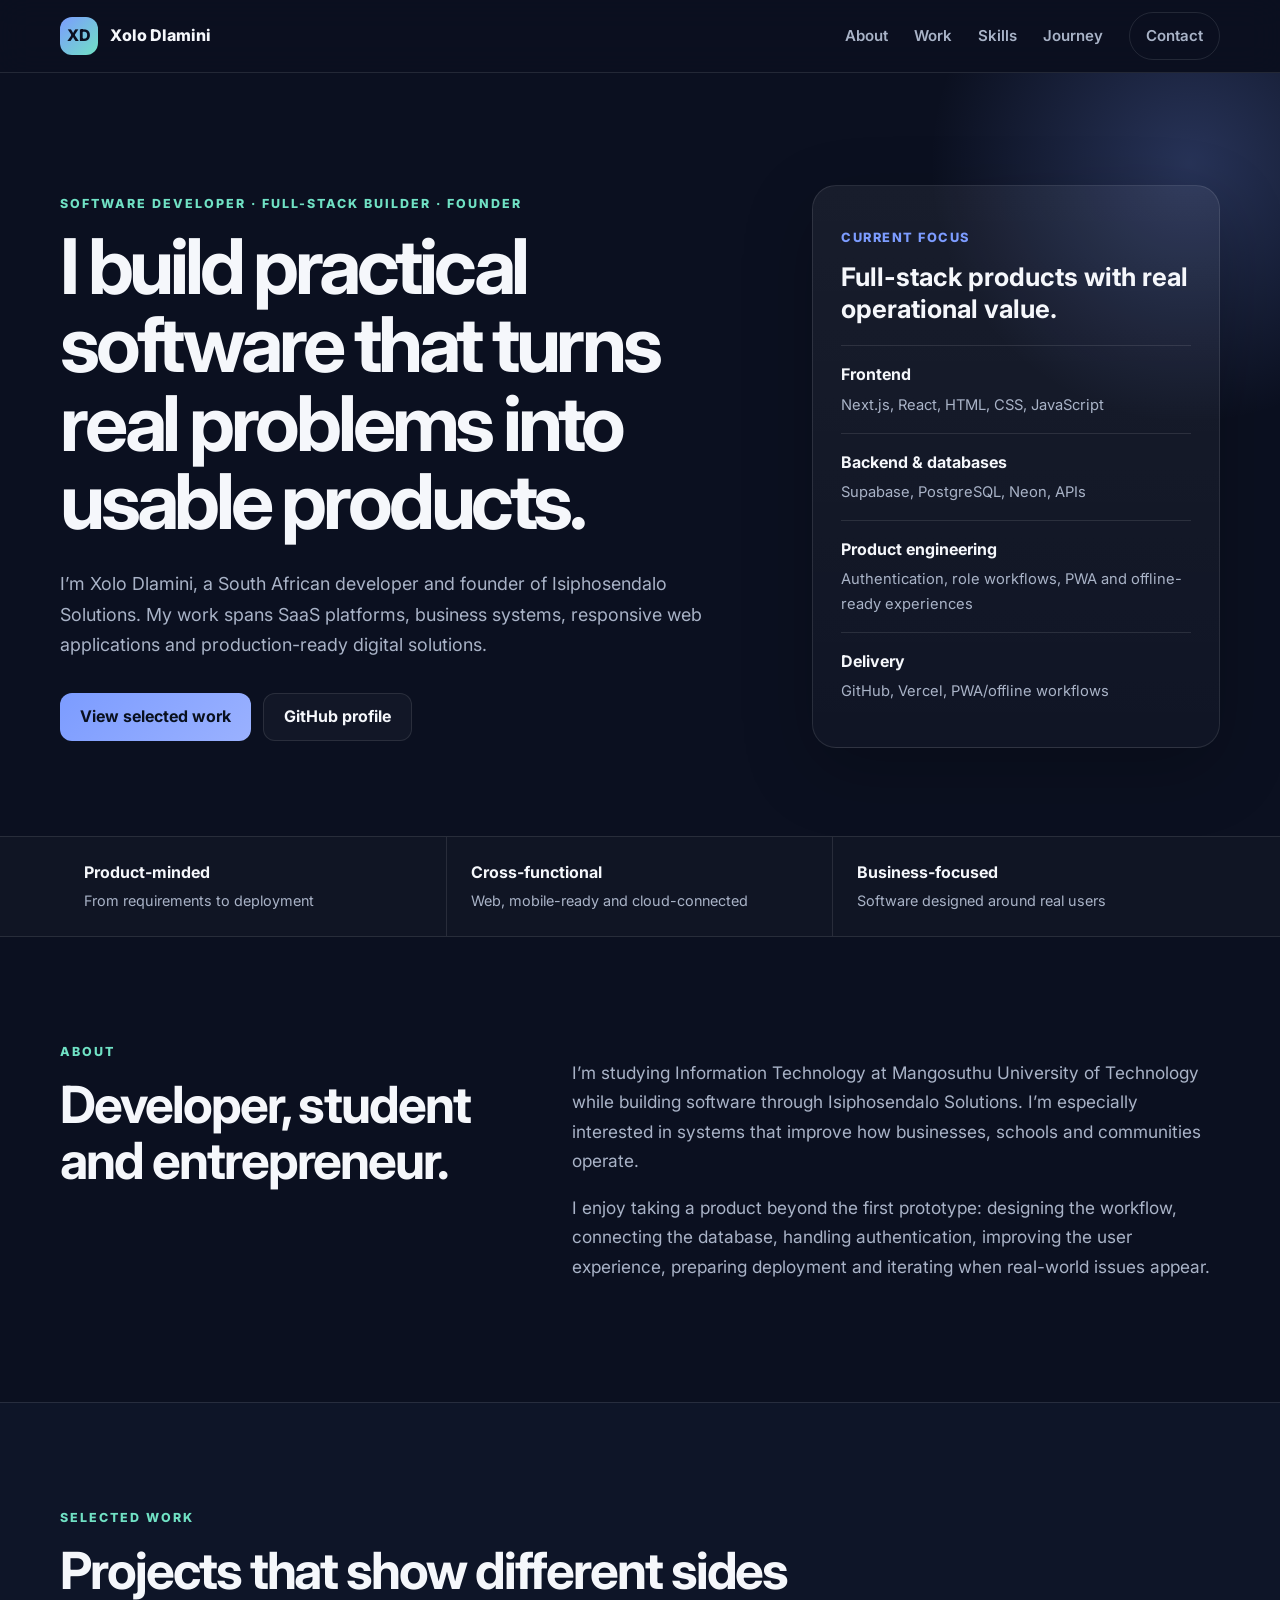
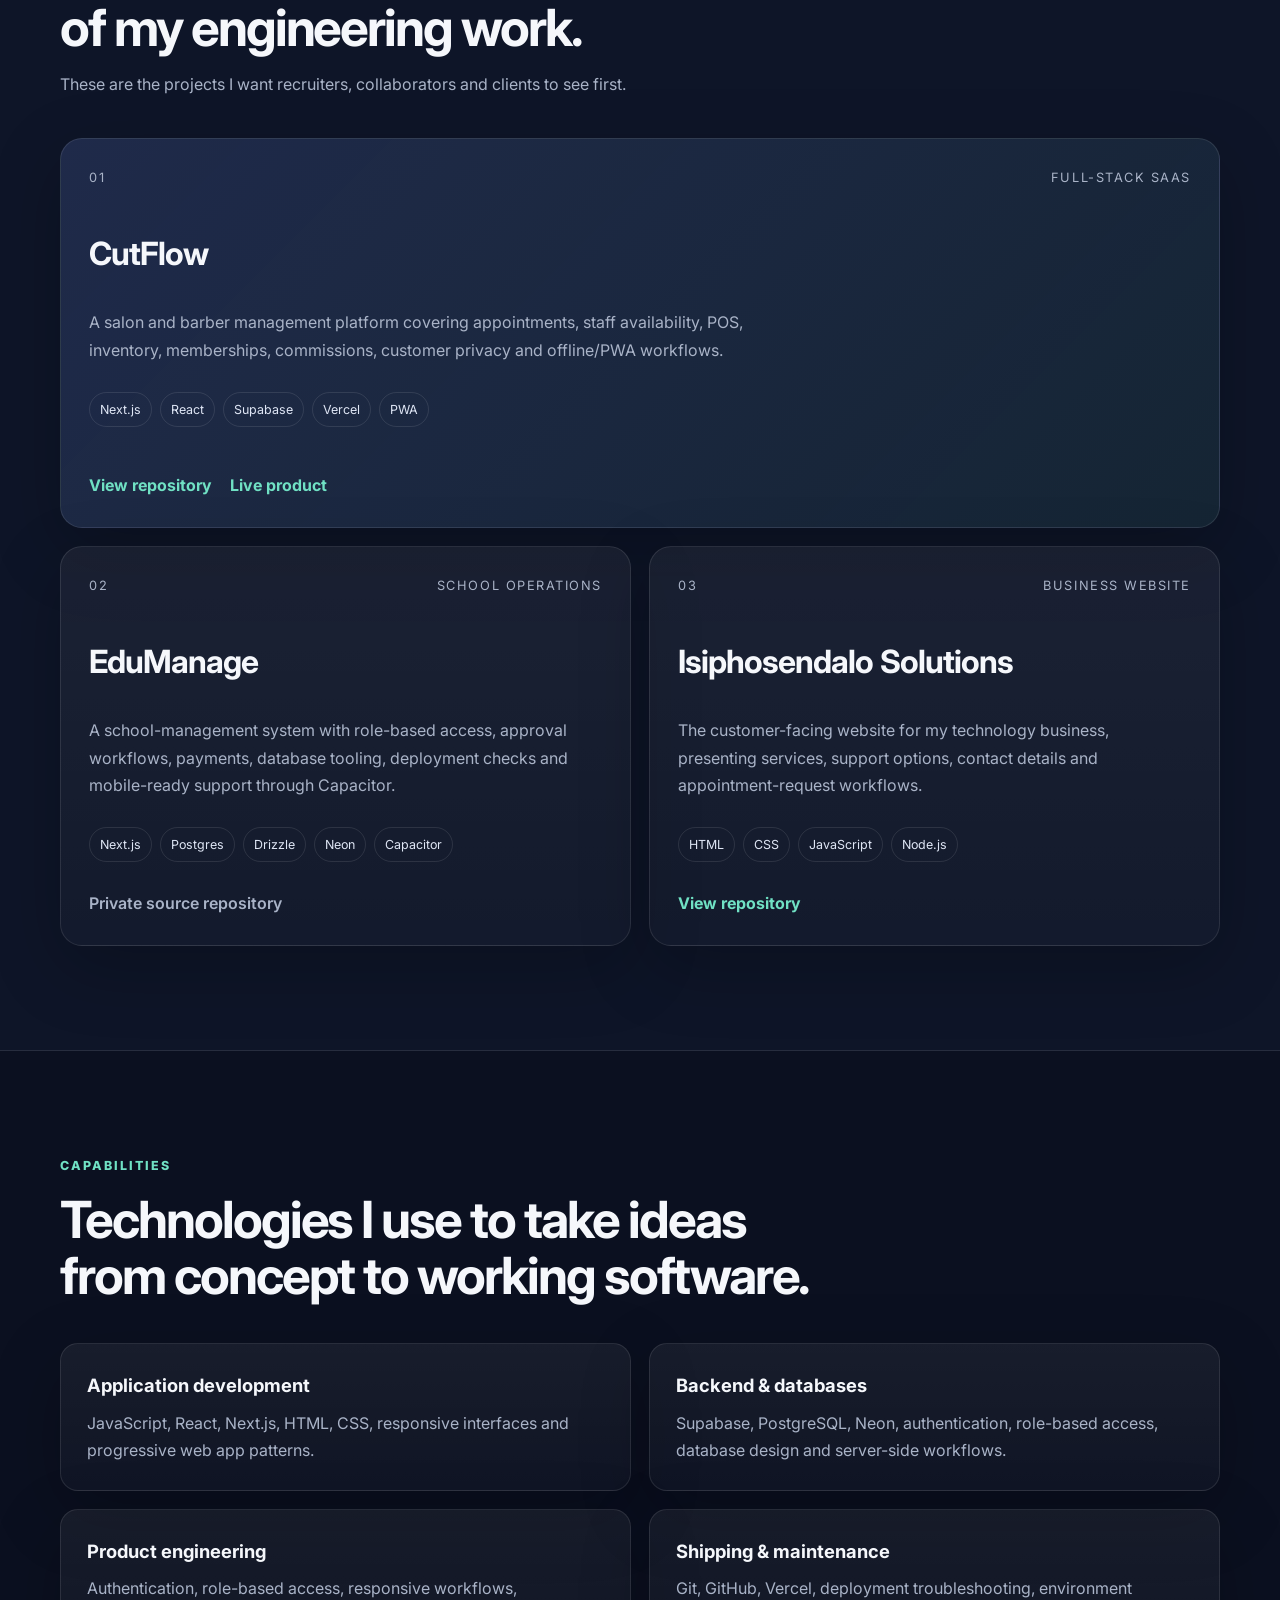
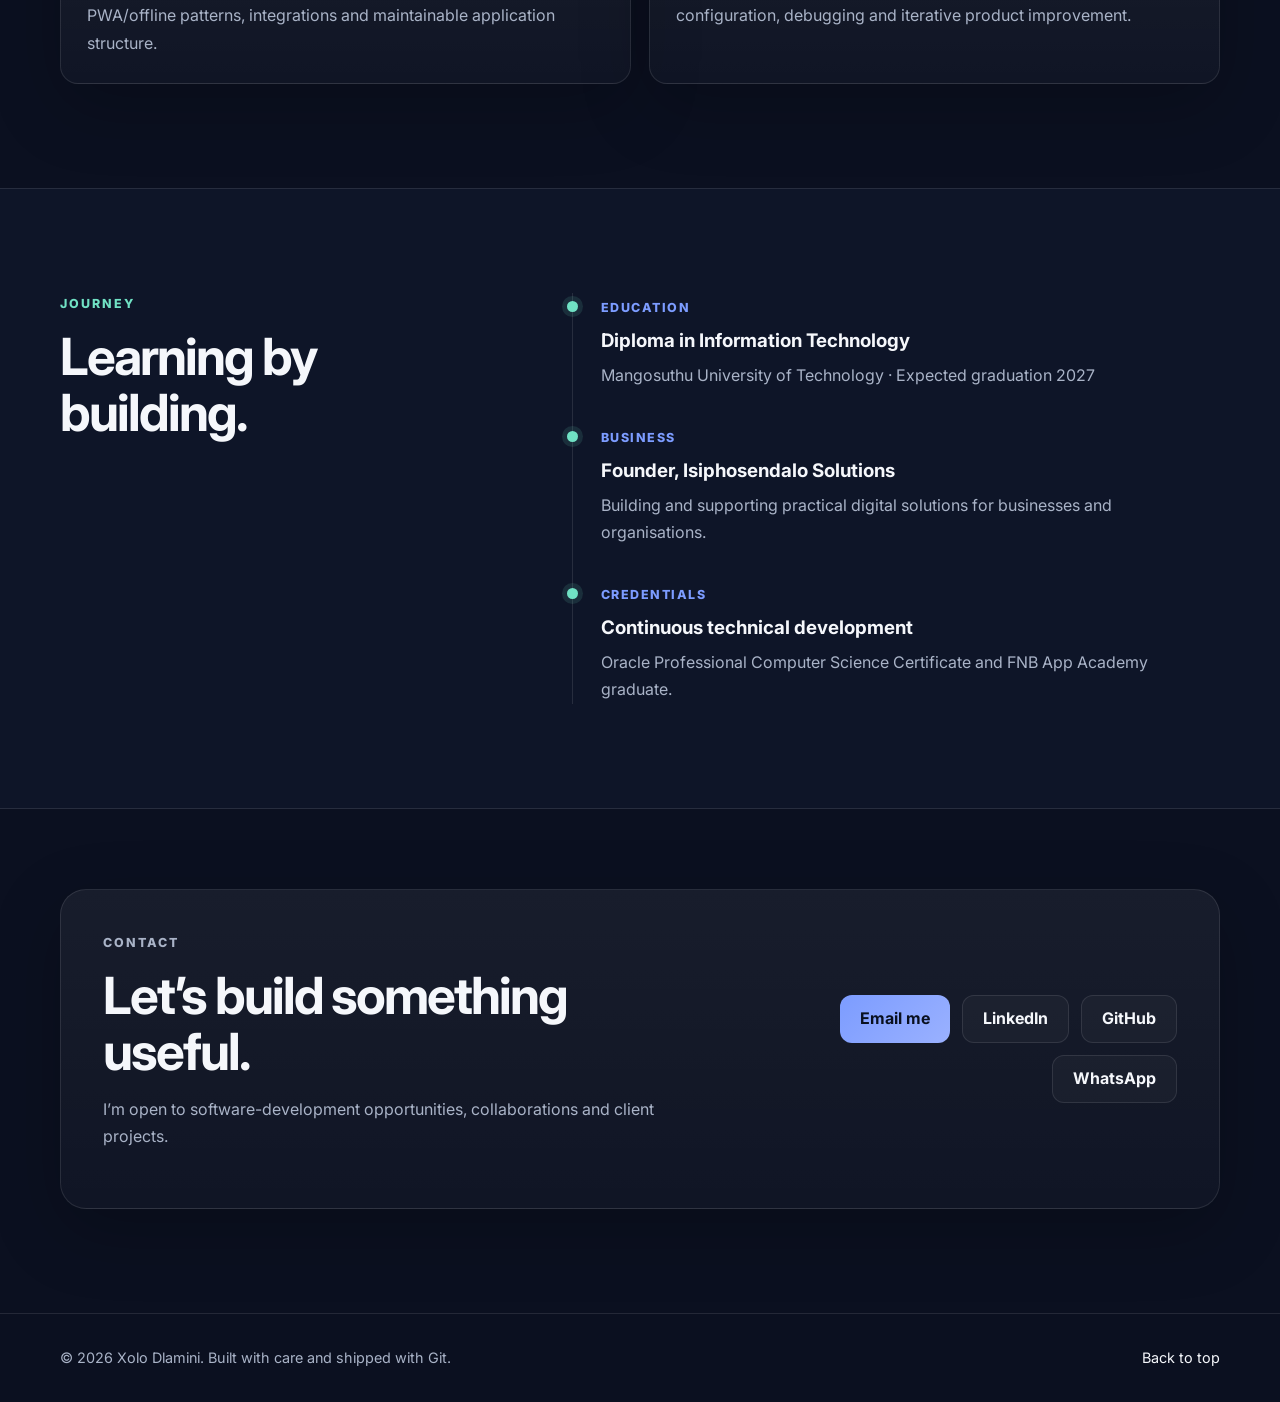
<file: index.html>
<!DOCTYPE html>
<html lang="en">
<head>
  <meta charset="UTF-8">
  <meta name="viewport" content="width=device-width, initial-scale=1.0">
  <meta name="description" content="Xolo Dlamini — software developer building full-stack systems, SaaS products and practical digital solutions.">
  <meta name="theme-color" content="#0b1020">
  <title>Xolo Dlamini | Software Developer</title>
  <link rel="preconnect" href="https://fonts.googleapis.com">
  <link rel="preconnect" href="https://fonts.gstatic.com" crossorigin>
  <link href="https://fonts.googleapis.com/css2?family=Inter:wght@400;500;600;700;800&display=swap" rel="stylesheet">
  <link rel="stylesheet" href="style.css">
  <script src="script.js" defer></script>
</head>
<body>
  <header class="site-header">
    <div class="shell nav-wrap">
      <a class="brand" href="#top" aria-label="Xolo Dlamini home">
        <span class="brand-mark">XD</span>
        <span>Xolo Dlamini</span>
      </a>
      <button class="menu-button" type="button" aria-expanded="false" aria-controls="site-nav">Menu</button>
      <nav id="site-nav" class="site-nav" aria-label="Main navigation">
        <a href="#about">About</a>
        <a href="#work">Work</a>
        <a href="#skills">Skills</a>
        <a href="#journey">Journey</a>
        <a class="nav-cta" href="#contact">Contact</a>
      </nav>
    </div>
  </header>

  <main id="top">
    <section class="hero">
      <div class="shell hero-grid">
        <div class="hero-copy reveal">
          <p class="kicker">Software Developer · Full-Stack Builder · Founder</p>
          <h1>I build practical software that turns real problems into usable products.</h1>
          <p class="hero-text">I’m Xolo Dlamini, a South African developer and founder of Isiphosendalo Solutions. My work spans SaaS platforms, business systems, responsive web applications and production-ready digital solutions.</p>
          <div class="hero-actions">
            <a class="button primary" href="#work">View selected work</a>
            <a class="button secondary" href="https://github.com/Itx108" target="_blank" rel="noopener noreferrer">GitHub profile</a>
          </div>
        </div>
        <aside class="hero-panel reveal" aria-label="Developer focus">
          <p class="panel-label">Current focus</p>
          <h2>Full-stack products with real operational value.</h2>
          <div class="focus-list">
            <div><strong>Frontend</strong><span>Next.js, React, HTML, CSS, JavaScript</span></div>
            <div><strong>Backend & databases</strong><span>Supabase, PostgreSQL, Neon, APIs</span></div>
            <div><strong>Product engineering</strong><span>Authentication, role workflows, PWA and offline-ready experiences</span></div>
            <div><strong>Delivery</strong><span>GitHub, Vercel, PWA/offline workflows</span></div>
          </div>
        </aside>
      </div>
    </section>

    <section class="proof-strip">
      <div class="shell proof-grid">
        <div><strong>Product-minded</strong><span>From requirements to deployment</span></div>
        <div><strong>Cross-functional</strong><span>Web, mobile-ready and cloud-connected</span></div>
        <div><strong>Business-focused</strong><span>Software designed around real users</span></div>
      </div>
    </section>

    <section id="about" class="section">
      <div class="shell two-col">
        <div class="section-heading reveal">
          <p class="kicker">About</p>
          <h2>Developer, student and entrepreneur.</h2>
        </div>
        <div class="body-copy reveal">
          <p>I’m studying Information Technology at Mangosuthu University of Technology while building software through Isiphosendalo Solutions. I’m especially interested in systems that improve how businesses, schools and communities operate.</p>
          <p>I enjoy taking a product beyond the first prototype: designing the workflow, connecting the database, handling authentication, improving the user experience, preparing deployment and iterating when real-world issues appear.</p>
        </div>
      </div>
    </section>

    <section id="work" class="section alt">
      <div class="shell">
        <div class="section-heading reveal">
          <p class="kicker">Selected work</p>
          <h2>Projects that show different sides of my engineering work.</h2>
          <p>These are the projects I want recruiters, collaborators and clients to see first.</p>
        </div>

        <div class="project-grid">
          <article class="project-card featured reveal">
            <div class="project-topline"><span>01</span><span>Full-stack SaaS</span></div>
            <h3>CutFlow</h3>
            <p>A salon and barber management platform covering appointments, staff availability, POS, inventory, memberships, commissions, customer privacy and offline/PWA workflows.</p>
            <div class="tags"><span>Next.js</span><span>React</span><span>Supabase</span><span>Vercel</span><span>PWA</span></div>
            <div class="card-links">
              <a href="https://github.com/Itx108/Cutflow" target="_blank" rel="noopener noreferrer">View repository</a>
              <a href="https://cutflow.co.za" target="_blank" rel="noopener noreferrer">Live product</a>
            </div>
          </article>

          <article class="project-card reveal">
            <div class="project-topline"><span>02</span><span>School operations</span></div>
            <h3>EduManage</h3>
            <p>A school-management system with role-based access, approval workflows, payments, database tooling, deployment checks and mobile-ready support through Capacitor.</p>
            <div class="tags"><span>Next.js</span><span>Postgres</span><span>Drizzle</span><span>Neon</span><span>Capacitor</span></div>
            <div class="card-links"><span class="private-note">Private source repository</span></div>
          </article>

          <article class="project-card reveal">
            <div class="project-topline"><span>03</span><span>Business website</span></div>
            <h3>Isiphosendalo Solutions</h3>
            <p>The customer-facing website for my technology business, presenting services, support options, contact details and appointment-request workflows.</p>
            <div class="tags"><span>HTML</span><span>CSS</span><span>JavaScript</span><span>Node.js</span></div>
            <div class="card-links"><a href="https://github.com/Itx108/Isiphosendalo-Solutions" target="_blank" rel="noopener noreferrer">View repository</a></div>
          </article>
        </div>
      </div>
    </section>

    <section id="skills" class="section">
      <div class="shell">
        <div class="section-heading reveal">
          <p class="kicker">Capabilities</p>
          <h2>Technologies I use to take ideas from concept to working software.</h2>
        </div>
        <div class="skill-grid">
          <article class="skill-card reveal"><h3>Application development</h3><p>JavaScript, React, Next.js, HTML, CSS, responsive interfaces and progressive web app patterns.</p></article>
          <article class="skill-card reveal"><h3>Backend & databases</h3><p>Supabase, PostgreSQL, Neon, authentication, role-based access, database design and server-side workflows.</p></article>
          <article class="skill-card reveal"><h3>Product engineering</h3><p>Authentication, role-based access, responsive workflows, PWA/offline patterns, integrations and maintainable application structure.</p></article>
          <article class="skill-card reveal"><h3>Shipping & maintenance</h3><p>Git, GitHub, Vercel, deployment troubleshooting, environment configuration, debugging and iterative product improvement.</p></article>
        </div>
      </div>
    </section>

    <section id="journey" class="section alt">
      <div class="shell two-col">
        <div class="section-heading reveal">
          <p class="kicker">Journey</p>
          <h2>Learning by building.</h2>
        </div>
        <div class="timeline reveal">
          <div class="timeline-item"><span>Education</span><h3>Diploma in Information Technology</h3><p>Mangosuthu University of Technology · Expected graduation 2027</p></div>
          <div class="timeline-item"><span>Business</span><h3>Founder, Isiphosendalo Solutions</h3><p>Building and supporting practical digital solutions for businesses and organisations.</p></div>
          <div class="timeline-item"><span>Credentials</span><h3>Continuous technical development</h3><p>Oracle Professional Computer Science Certificate and FNB App Academy graduate.</p></div>
        </div>
      </div>
    </section>

    <section id="contact" class="section contact-section">
      <div class="shell contact-card reveal">
        <div>
          <p class="kicker">Contact</p>
          <h2>Let’s build something useful.</h2>
          <p>I’m open to software-development opportunities, collaborations and client projects.</p>
        </div>
        <div class="contact-actions">
          <a class="button primary" href="mailto:isiphosendalo08@gmail.com">Email me</a>
          <a class="button secondary" href="https://www.linkedin.com/in/xolo-dlamini-74066734b" target="_blank" rel="noopener noreferrer">LinkedIn</a>
          <a class="button secondary" href="https://github.com/Itx108" target="_blank" rel="noopener noreferrer">GitHub</a>
          <a class="button secondary" href="https://wa.me/27677367860" target="_blank" rel="noopener noreferrer">WhatsApp</a>
        </div>
      </div>
    </section>
  </main>

  <footer class="site-footer">
    <div class="shell footer-wrap">
      <p>© <span id="year">2026</span> Xolo Dlamini. Built with care and shipped with Git.</p>
      <a href="#top">Back to top</a>
    </div>
  </footer>
</body>
</html>
</file>
<file: style.css>
:root {
  --bg: #0b1020;
  --surface: #121a2f;
  --surface-2: #17223c;
  --text: #f5f7fb;
  --muted: #a9b3c7;
  --line: rgba(255,255,255,.10);
  --accent: #7c9cff;
  --accent-2: #70e1c4;
  --max: 1160px;
}

* { box-sizing: border-box; }
html { scroll-behavior: smooth; }
body {
  margin: 0;
  font-family: "Inter", system-ui, -apple-system, BlinkMacSystemFont, "Segoe UI", sans-serif;
  background: var(--bg);
  color: var(--text);
  line-height: 1.7;
}
a { color: inherit; }
.shell { width: min(var(--max), calc(100% - 40px)); margin: 0 auto; }

.site-header {
  position: sticky;
  top: 0;
  z-index: 50;
  backdrop-filter: blur(16px);
  background: rgba(11,16,32,.82);
  border-bottom: 1px solid var(--line);
}
.nav-wrap { min-height: 72px; display: flex; align-items: center; justify-content: space-between; gap: 24px; }
.brand { display: inline-flex; align-items: center; gap: 12px; text-decoration: none; font-weight: 800; }
.brand-mark {
  width: 38px; height: 38px; display: grid; place-items: center;
  border-radius: 12px; background: linear-gradient(135deg,var(--accent),var(--accent-2)); color: #0b1020;
}
.site-nav { display: flex; align-items: center; gap: 26px; }
.site-nav a { text-decoration: none; color: var(--muted); font-size: .94rem; font-weight: 600; }
.site-nav a:hover { color: var(--text); }
.nav-cta { padding: 10px 16px; border: 1px solid var(--line); border-radius: 999px; }
.menu-button { display: none; }

.hero { position: relative; overflow: hidden; padding: 112px 0 88px; }
.hero::before {
  content: ""; position: absolute; width: 540px; height: 540px; border-radius: 50%;
  right: -180px; top: -180px; background: radial-gradient(circle,rgba(124,156,255,.25),transparent 68%);
  pointer-events: none;
}
.hero-grid { display: grid; grid-template-columns: 1.25fr .75fr; gap: 72px; align-items: center; }
.kicker { margin: 0 0 14px; color: var(--accent-2); text-transform: uppercase; letter-spacing: .16em; font-size: .78rem; font-weight: 800; }
.hero h1 { max-width: 820px; margin: 0; font-size: clamp(2.7rem, 6vw, 5.7rem); line-height: 1.02; letter-spacing: -.055em; }
.hero-text { max-width: 700px; margin: 28px 0 0; color: var(--muted); font-size: 1.12rem; }
.hero-actions, .contact-actions { display: flex; flex-wrap: wrap; gap: 12px; margin-top: 32px; }
.button { display: inline-flex; align-items: center; justify-content: center; min-height: 48px; padding: 0 20px; border-radius: 12px; text-decoration: none; font-weight: 700; transition: transform .2s ease, border-color .2s ease, background .2s ease; }
.button:hover { transform: translateY(-2px); }
.primary { background: linear-gradient(135deg,var(--accent),#9ab1ff); color: #09101f; }
.secondary { border: 1px solid var(--line); background: rgba(255,255,255,.03); }

.hero-panel, .project-card, .skill-card, .contact-card {
  border: 1px solid var(--line);
  background: linear-gradient(180deg,rgba(255,255,255,.055),rgba(255,255,255,.025));
  box-shadow: 0 22px 70px rgba(0,0,0,.22);
}
.hero-panel { border-radius: 24px; padding: 28px; }
.panel-label { color: var(--accent); font-size: .8rem; font-weight: 800; text-transform: uppercase; letter-spacing: .12em; }
.hero-panel h2 { margin: 6px 0 20px; font-size: 1.6rem; line-height: 1.25; }
.focus-list { display: grid; gap: 0; }
.focus-list div { padding: 15px 0; border-top: 1px solid var(--line); }
.focus-list strong, .focus-list span { display: block; }
.focus-list span { margin-top: 4px; color: var(--muted); font-size: .92rem; }

.proof-strip { border-top: 1px solid var(--line); border-bottom: 1px solid var(--line); background: rgba(255,255,255,.02); }
.proof-grid { display: grid; grid-template-columns: repeat(3,1fr); }
.proof-grid div { padding: 22px 24px; border-right: 1px solid var(--line); }
.proof-grid div:last-child { border-right: 0; }
.proof-grid strong, .proof-grid span { display: block; }
.proof-grid span { color: var(--muted); font-size: .9rem; margin-top: 3px; }

.section { padding: 104px 0; }
.alt { background: #0e1528; border-top: 1px solid var(--line); border-bottom: 1px solid var(--line); }
.two-col { display: grid; grid-template-columns: .8fr 1.2fr; gap: 80px; align-items: start; }
.section-heading { max-width: 760px; margin-bottom: 40px; }
.section-heading h2, .contact-card h2 { margin: 0; font-size: clamp(2rem,4vw,3.4rem); letter-spacing: -.04em; line-height: 1.1; }
.section-heading > p:last-child, .body-copy p, .contact-card p { color: var(--muted); }
.body-copy { font-size: 1.08rem; }

.project-grid { display: grid; grid-template-columns: repeat(2,1fr); gap: 18px; }
.project-card { min-height: 360px; border-radius: 22px; padding: 28px; display: flex; flex-direction: column; }
.project-card.featured { grid-column: 1 / -1; min-height: 390px; background: linear-gradient(135deg,rgba(124,156,255,.16),rgba(112,225,196,.08)); }
.project-topline { display: flex; justify-content: space-between; color: var(--muted); font-size: .8rem; text-transform: uppercase; letter-spacing: .12em; }
.project-card h3 { margin: 38px 0 12px; font-size: 2rem; letter-spacing: -.03em; }
.project-card p { max-width: 720px; color: var(--muted); }
.tags { display: flex; flex-wrap: wrap; gap: 8px; margin-top: 12px; }
.tags span { padding: 6px 10px; border: 1px solid var(--line); border-radius: 999px; color: #dfe6f5; font-size: .78rem; }
.card-links { margin-top: auto; padding-top: 28px; display: flex; gap: 18px; flex-wrap: wrap; }
.card-links a { font-weight: 700; text-decoration: none; color: var(--accent-2); }
.card-links a:hover { text-decoration: underline; }
.private-note { color: var(--muted); font-weight: 600; }

.skill-grid { display: grid; grid-template-columns: repeat(2,1fr); gap: 18px; }
.skill-card { border-radius: 18px; padding: 26px; }
.skill-card h3 { margin: 0 0 8px; font-size: 1.15rem; }
.skill-card p { margin: 0; color: var(--muted); }

.timeline { border-left: 1px solid var(--line); padding-left: 28px; }
.timeline-item { position: relative; padding: 0 0 34px; }
.timeline-item:last-child { padding-bottom: 0; }
.timeline-item::before { content: ""; position: absolute; left: -34px; top: 8px; width: 11px; height: 11px; border-radius: 50%; background: var(--accent-2); box-shadow: 0 0 0 5px rgba(112,225,196,.12); }
.timeline-item span { color: var(--accent); font-size: .78rem; text-transform: uppercase; letter-spacing: .12em; font-weight: 800; }
.timeline-item h3 { margin: 5px 0; }
.timeline-item p { margin: 0; color: var(--muted); }

.contact-section { padding-top: 80px; }
.contact-card { border-radius: 26px; padding: 42px; display: grid; grid-template-columns: 1.2fr .8fr; gap: 44px; align-items: center; }
.contact-actions { margin-top: 0; justify-content: flex-end; }

.site-footer { border-top: 1px solid var(--line); }
.footer-wrap { min-height: 88px; display: flex; align-items: center; justify-content: space-between; gap: 24px; color: var(--muted); font-size: .9rem; }
.footer-wrap a { color: var(--text); text-decoration: none; }

.reveal { opacity: 0; transform: translateY(14px); transition: opacity .55s ease, transform .55s ease; }
.reveal.visible { opacity: 1; transform: translateY(0); }

@media (prefers-reduced-motion: reduce) {
  html { scroll-behavior: auto; }
  .reveal { opacity: 1; transform: none; transition: none; }
  .button { transition: none; }
}

@media (max-width: 860px) {
  .menu-button { display: inline-flex; color: var(--text); background: transparent; border: 1px solid var(--line); border-radius: 10px; padding: 9px 12px; }
  .site-nav { display: none; position: absolute; top: 72px; left: 20px; right: 20px; padding: 18px; border: 1px solid var(--line); border-radius: 16px; background: #10182b; flex-direction: column; align-items: stretch; }
  .site-nav.open { display: flex; }
  .hero { padding-top: 80px; }
  .hero-grid, .two-col, .contact-card { grid-template-columns: 1fr; gap: 38px; }
  .project-grid, .skill-grid { grid-template-columns: 1fr; }
  .project-card.featured { grid-column: auto; }
  .proof-grid { grid-template-columns: 1fr; }
  .proof-grid div { border-right: 0; border-bottom: 1px solid var(--line); }
  .proof-grid div:last-child { border-bottom: 0; }
  .contact-actions { justify-content: flex-start; }
}

@media (max-width: 560px) {
  .shell { width: min(100% - 28px, var(--max)); }
  .section { padding: 78px 0; }
  .hero h1 { font-size: 3rem; }
  .hero-panel, .project-card, .skill-card, .contact-card { padding: 22px; }
  .footer-wrap { padding: 22px 0; flex-direction: column; align-items: flex-start; }
}
</file>
